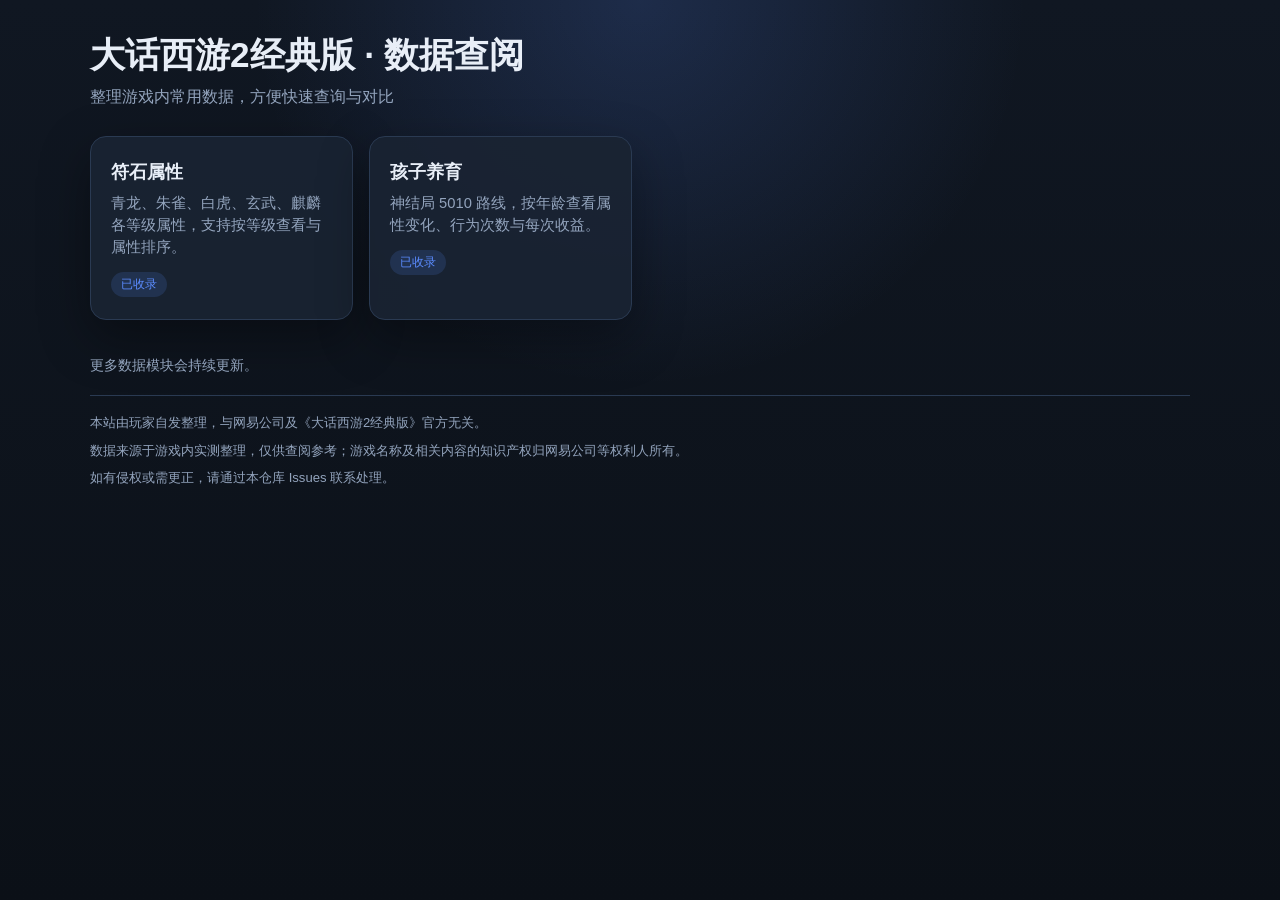
<file: index.html>
<!DOCTYPE html>
<html lang="zh-CN">
<head>
  <meta charset="UTF-8">
  <meta name="viewport" content="width=device-width, initial-scale=1.0">
  <title>大话西游2经典版 · 数据查阅</title>
  <link rel="stylesheet" href="assets/common.css">
  <link rel="stylesheet" href="assets/side-decor.css">
  <link rel="stylesheet" href="assets/home.css">
</head>
<body>
  <div class="page">
    <header class="header">
      <h1>大话西游2经典版 · 数据查阅</h1>
      <p class="subtitle">整理游戏内常用数据，方便快速查询与对比</p>
    </header>

    <nav class="catalog" aria-label="数据目录">
      <a class="catalog-card" href="fushi/">
        <h2>符石属性</h2>
        <p>青龙、朱雀、白虎、玄武、麒麟各等级属性，支持按等级查看与属性排序。</p>
        <span class="catalog-tag">已收录</span>
      </a>
      <a class="catalog-card" href="haizi/">
        <h2>孩子养育</h2>
        <p>神结局 5010 路线，按年龄查看属性变化、行为次数与每次收益。</p>
        <span class="catalog-tag">已收录</span>
      </a>
    </nav>

    <footer class="site-footer">
      <p>更多数据模块会持续更新。</p>
      <div class="disclaimer" role="note" aria-label="免责声明">
        <p>本站由玩家自发整理，与网易公司及《大话西游2经典版》官方无关。</p>
        <p>数据来源于游戏内实测整理，仅供查阅参考；游戏名称及相关内容的知识产权归网易公司等权利人所有。</p>
        <p>如有侵权或需更正，请通过本仓库 Issues 联系处理。</p>
      </div>
    </footer>
  </div>

  <div class="side-decor side-decor-left" aria-hidden="true">
    <img data-src="assets/images/decor-left.png" alt="" decoding="async" fetchpriority="low">
  </div>
  <div class="side-decor side-decor-right" aria-hidden="true">
    <img data-src="assets/images/decor-right.png" alt="" decoding="async" fetchpriority="low">
  </div>
  <script src="assets/side-decor.js" defer></script>
</body>
</html>
</file>
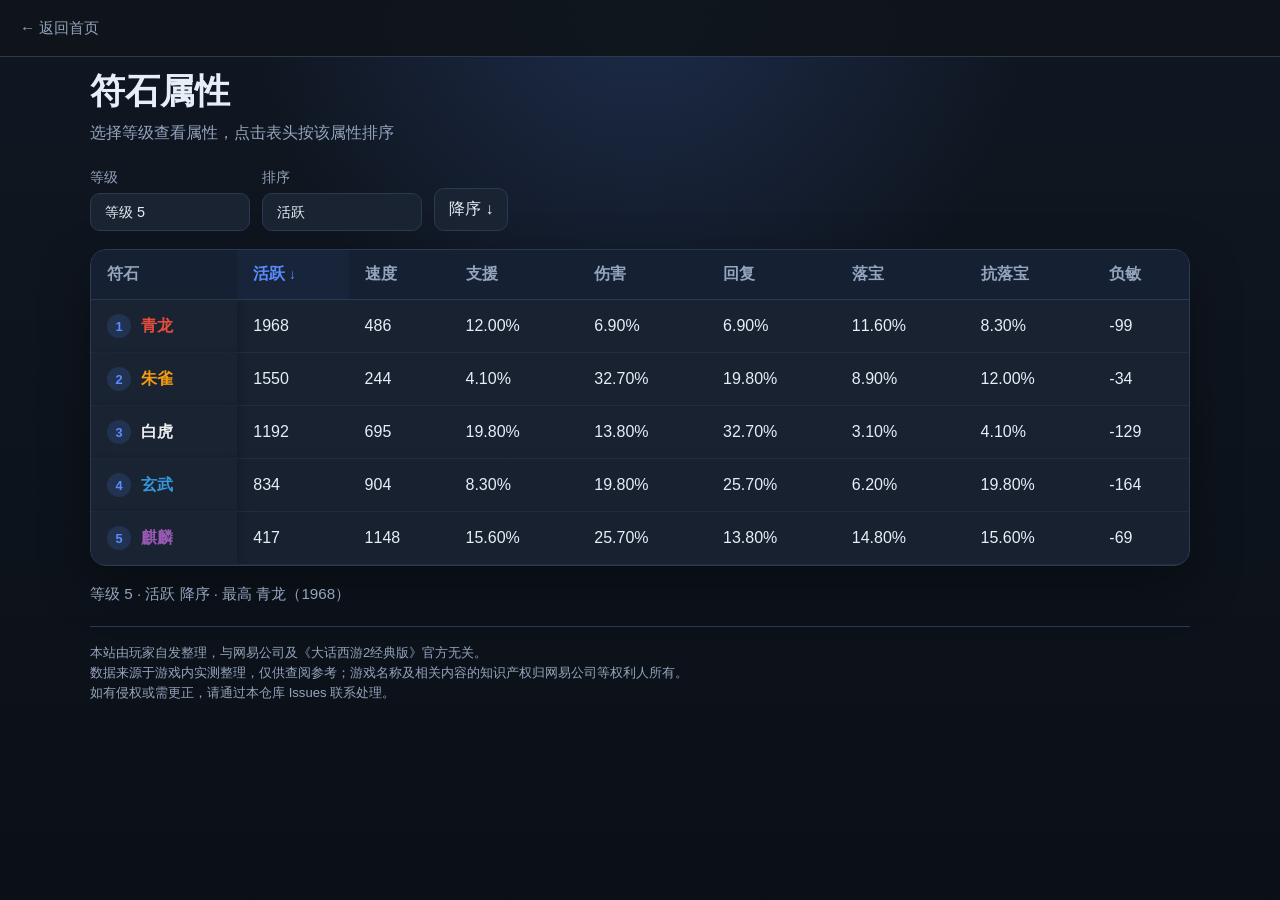
<file: fushi/index.html>
<!DOCTYPE html>
<html lang="zh-CN">
<head>
  <meta charset="UTF-8">
  <meta name="viewport" content="width=device-width, initial-scale=1.0">
  <title>符石属性 · 大话西游2经典版</title>
  <link rel="stylesheet" href="../assets/side-decor.css">
  <link rel="stylesheet" href="styles.css">
</head>
<body>
  <nav class="back-bar" aria-label="页面导航">
    <a class="back-link" href="../">← 返回首页</a>
  </nav>

  <div class="page page-with-back-bar">
    <header class="header">
      <h1>符石属性</h1>
      <p class="subtitle">选择等级查看属性，点击表头按该属性排序</p>
    </header>

    <section class="controls">
      <label class="control">
        <span>等级</span>
        <select id="levelSelect" aria-label="选择等级"></select>
      </label>

      <label class="control">
        <span>排序</span>
        <select id="sortSelect" aria-label="选择排序属性">
          <option value="name">符石名称</option>
          <option value="activity">活跃</option>
          <option value="speed">速度</option>
          <option value="support">支援</option>
          <option value="damage">伤害</option>
          <option value="recovery">回复</option>
          <option value="drop">落宝</option>
          <option value="dropResist">抗落宝</option>
          <option value="negativeAgility">负敏</option>
        </select>
      </label>

      <button id="sortOrderBtn" type="button" class="order-btn" aria-label="切换排序方向">
        降序 ↓
      </button>
    </section>

    <div class="desktop-only">
      <p class="scroll-hint" aria-hidden="true">左右滑动查看全部属性</p>
      <div class="table-wrap">
        <table id="statsTable">
          <thead>
            <tr>
              <th data-key="name">符石</th>
              <th data-key="activity">活跃</th>
              <th data-key="speed">速度</th>
              <th data-key="support">支援</th>
              <th data-key="damage">伤害</th>
              <th data-key="recovery">回复</th>
              <th data-key="drop">落宝</th>
              <th data-key="dropResist">抗落宝</th>
              <th data-key="negativeAgility">负敏</th>
            </tr>
          </thead>
          <tbody id="statsBody"></tbody>
        </table>
      </div>
    </div>

    <div id="statsCards" class="mobile-cards mobile-only" aria-label="符石属性列表"></div>

    <footer class="footer">
      <p id="summaryText"></p>
      <div class="disclaimer" role="note" aria-label="免责声明">
        <p>本站由玩家自发整理，与网易公司及《大话西游2经典版》官方无关。</p>
        <p>数据来源于游戏内实测整理，仅供查阅参考；游戏名称及相关内容的知识产权归网易公司等权利人所有。</p>
        <p>如有侵权或需更正，请通过本仓库 Issues 联系处理。</p>
      </div>
    </footer>
  </div>

  <div class="side-decor side-decor-left" aria-hidden="true">
    <img data-src="../assets/images/decor-left.png" alt="" decoding="async" fetchpriority="low">
  </div>
  <div class="side-decor side-decor-right" aria-hidden="true">
    <img data-src="../assets/images/decor-right.png" alt="" decoding="async" fetchpriority="low">
  </div>

  <script src="data.js"></script>
  <script src="app.js"></script>
  <script src="../assets/side-decor.js" defer></script>
</body>
</html>
</file>
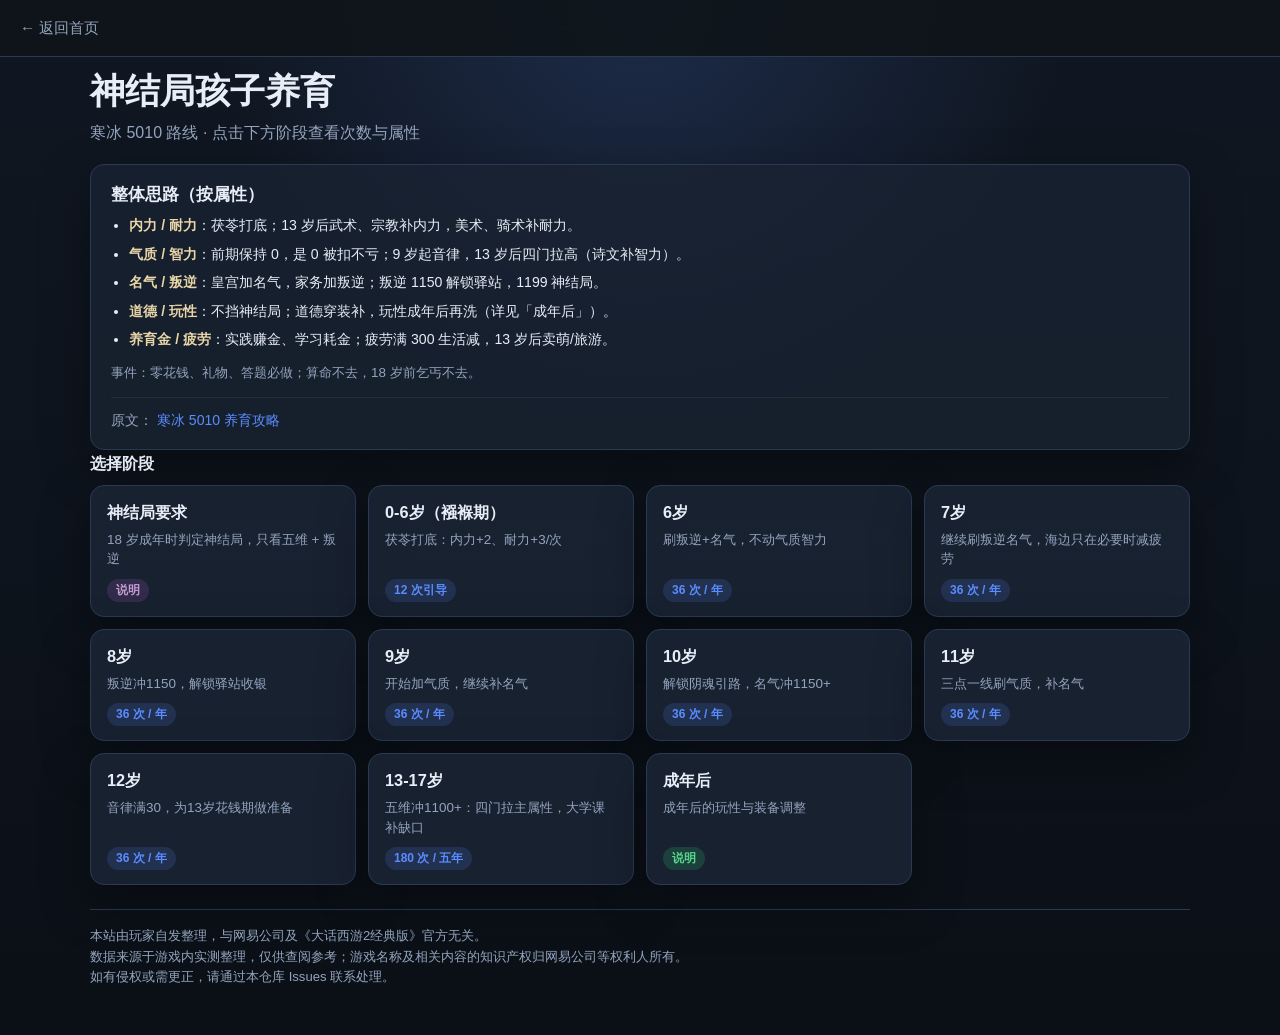
<file: haizi/index.html>
<!DOCTYPE html>
<html lang="zh-CN">
<head>
  <meta charset="UTF-8">
  <meta name="viewport" content="width=device-width, initial-scale=1.0">
  <title>孩子养育 · 大话西游2经典版</title>
  <link rel="stylesheet" href="../assets/side-decor.css">
  <link rel="stylesheet" href="styles.css">
</head>
<body>
  <nav class="back-bar" aria-label="页面导航">
    <a class="back-link" href="../">← 返回首页</a>
  </nav>

  <div class="page page-with-back-bar">
    <header class="header">
      <h1>神结局孩子养育</h1>
      <p class="subtitle">寒冰 5010 路线 · 点击下方阶段查看次数与属性</p>
    </header>

    <section class="strategy-guide strategy-guide-compact" aria-label="养育整体思路">
      <h2 class="strategy-title">整体思路（按属性）</h2>
      <ul class="strategy-attrs">
        <li><strong>内力 / 耐力</strong>：茯苓打底；13 岁后武术、宗教补内力，美术、骑术补耐力。</li>
        <li><strong>气质 / 智力</strong>：前期保持 0，是 0 被扣不亏；9 岁起音律，13 岁后四门拉高（诗文补智力）。</li>
        <li><strong>名气 / 叛逆</strong>：皇宫加名气，家务加叛逆；叛逆 1150 解锁驿站，1199 神结局。</li>
        <li><strong>道德 / 玩性</strong>：不挡神结局；道德穿装补，玩性成年后再洗（详见「成年后」）。</li>
        <li><strong>养育金 / 疲劳</strong>：实践赚金、学习耗金；疲劳满 300 生活减，13 岁后卖萌/旅游。</li>
      </ul>
      <p class="strategy-events">事件：零花钱、礼物、答题必做；算命不去，18 岁前乞丐不去。</p>
      <p class="strategy-source">
        原文：
        <a href="https://ds.163.com/article/6663f71d1a6e73507f314ef1/" target="_blank" rel="noopener noreferrer">寒冰 5010 养育攻略</a>
      </p>
    </section>

    <h2 class="section-title">选择阶段</h2>
    <nav id="ageList" class="age-list" aria-label="年龄阶段列表"></nav>

    <footer class="footer">
      <div class="disclaimer" role="note" aria-label="免责声明">
        <p>本站由玩家自发整理，与网易公司及《大话西游2经典版》官方无关。</p>
        <p>数据来源于游戏内实测整理，仅供查阅参考；游戏名称及相关内容的知识产权归网易公司等权利人所有。</p>
        <p>如有侵权或需更正，请通过本仓库 Issues 联系处理。</p>
      </div>
    </footer>
  </div>

  <div class="side-decor side-decor-left" aria-hidden="true">
    <img data-src="../assets/images/decor-left.png" alt="" decoding="async" fetchpriority="low">
  </div>
  <div class="side-decor side-decor-right" aria-hidden="true">
    <img data-src="../assets/images/decor-right.png" alt="" decoding="async" fetchpriority="low">
  </div>

  <script src="data.js"></script>
  <script src="index.js"></script>
  <script src="../assets/side-decor.js" defer></script>
</body>
</html>
</file>
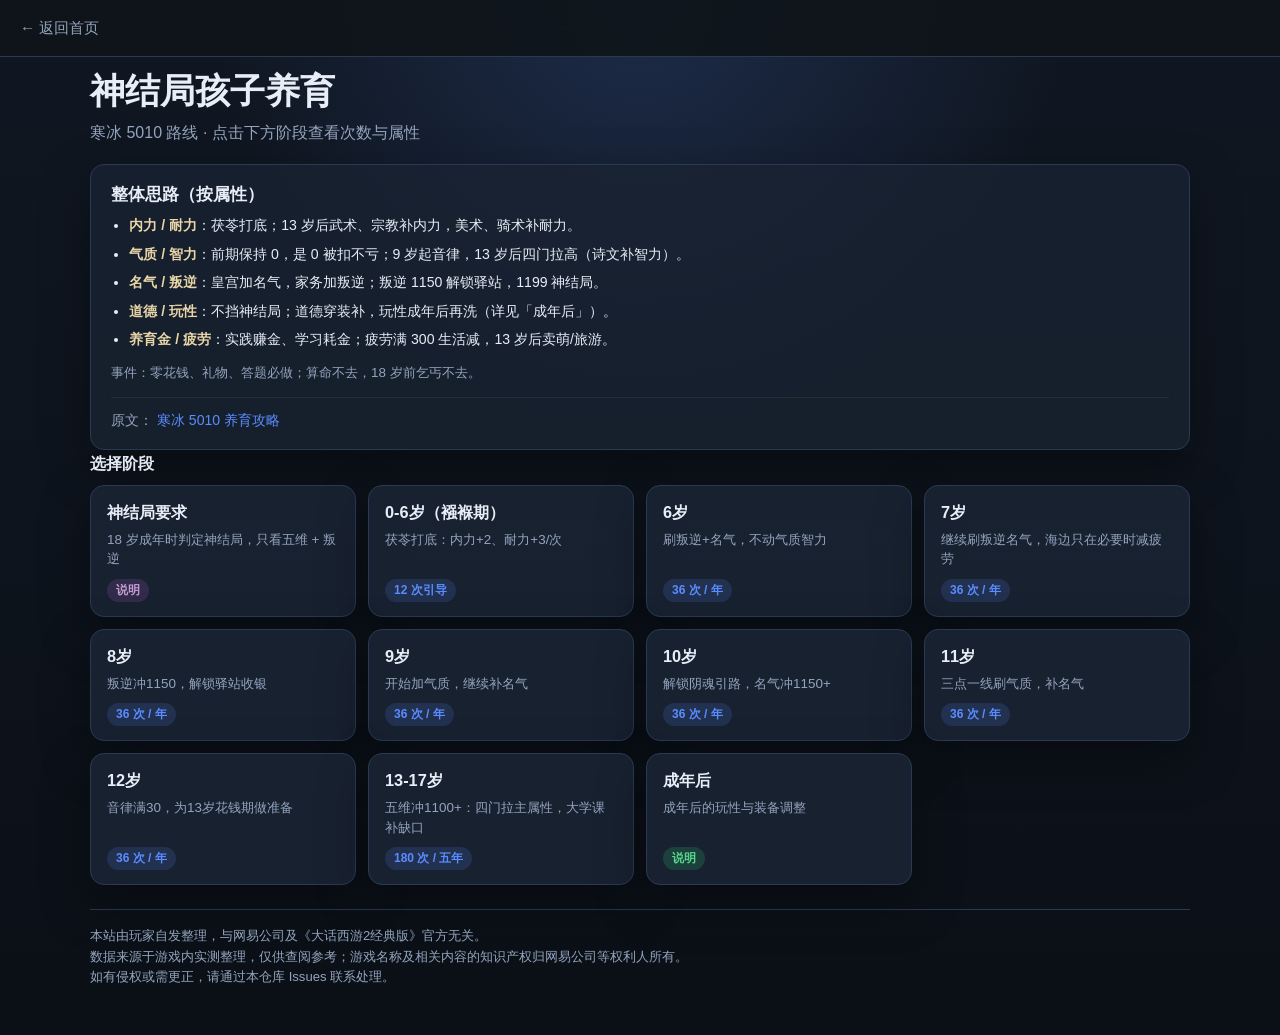
<file: haizi/stage.html>
<!DOCTYPE html>
<html lang="zh-CN">
<head>
  <meta charset="UTF-8">
  <meta name="viewport" content="width=device-width, initial-scale=1.0">
  <title>孩子养育 · 大话西游2经典版</title>
  <link rel="stylesheet" href="../assets/side-decor.css">
  <link rel="stylesheet" href="styles.css">
</head>
<body>
  <nav class="back-bar" aria-label="页面导航">
    <a class="back-link" href="index.html">← 返回目录</a>
  </nav>

  <div class="page page-with-back-bar">
    <header class="header stage-header">
      <h1 id="stageTitle">孩子养育</h1>
      <p id="stageSubtitle" class="subtitle"></p>
    </header>

    <nav id="stageNav" class="stage-nav" aria-label="阶段导航"></nav>

    <p id="goalText" class="goal-panel" aria-live="polite"></p>

    <p id="careerEval" class="career-eval" hidden></p>
    <p id="sourceText" class="source-note"></p>

    <section id="infoPanel" class="info-panel" hidden aria-label="说明"></section>

    <section id="attrsSection" class="attrs-section" aria-label="属性对比" hidden>
      <div id="startAttrsPanel" class="attrs-panel">
        <h2 id="startAttrsTitle">进入本岁时属性（攻略截图）</h2>
        <div id="startAttrs" class="attrs-grid"></div>
      </div>
      <div id="endAttrsPanel" class="attrs-panel">
        <h2 id="endAttrsTitle">离开本岁时属性（攻略截图）</h2>
        <div id="endAttrs" class="attrs-grid"></div>
      </div>
    </section>

    <div id="actionsDetail" hidden>
      <h2 id="actionsSectionTitle" class="section-title">本岁行为安排</h2>

      <div class="desktop-only actions-detail">
        <p class="scroll-hint" aria-hidden="true">左右滑动查看全部列</p>
        <div class="table-wrap">
          <table id="actionsTable">
            <thead>
              <tr>
                <th>行为</th>
                <th>类型</th>
                <th id="countHeader">本岁次数</th>
                <th>阶段前累计</th>
                <th>阶段后累计</th>
                <th>每次属性变化</th>
                <th>备注</th>
              </tr>
            </thead>
            <tbody id="actionsBody"></tbody>
          </table>
        </div>
      </div>

      <div id="actionsCards" class="mobile-cards mobile-only actions-detail" aria-label="行为列表"></div>
    </div>

    <footer class="footer">
      <p id="summaryText"></p>
      <p class="data-note">属性取自寒冰攻略截图/原文；带≈为约数。每次操作收益标注（浮动）的会在游戏内波动。</p>
      <div class="disclaimer" role="note" aria-label="免责声明">
        <p>本站由玩家自发整理，与网易公司及《大话西游2经典版》官方无关。</p>
        <p>数据来源于游戏内实测整理，仅供查阅参考；游戏名称及相关内容的知识产权归网易公司等权利人所有。</p>
        <p>如有侵权或需更正，请通过本仓库 Issues 联系处理。</p>
      </div>
    </footer>
  </div>

  <div class="side-decor side-decor-left" aria-hidden="true">
    <img data-src="../assets/images/decor-left.png" alt="" decoding="async" fetchpriority="low">
  </div>
  <div class="side-decor side-decor-right" aria-hidden="true">
    <img data-src="../assets/images/decor-right.png" alt="" decoding="async" fetchpriority="low">
  </div>

  <script src="data.js"></script>
  <script src="stage.js"></script>
  <script src="../assets/side-decor.js" defer></script>
</body>
</html>
</file>
<file: assets/common.css>
:root {
  --bg: #0f1419;
  --panel: #1a2332;
  --panel-border: #2a3a52;
  --text: #e8eef7;
  --muted: #93a4bd;
  --accent: #5b8cff;
  --accent-soft: rgba(91, 140, 255, 0.15);
  --row-hover: rgba(255, 255, 255, 0.04);
  --shadow: 0 18px 50px rgba(0, 0, 0, 0.35);
  --back-bar-body: 56px;
  --back-bar-gap: 12px;
}

* {
  box-sizing: border-box;
}

html {
  -webkit-text-size-adjust: 100%;
}

body {
  margin: 0;
  min-height: 100vh;
  min-height: 100dvh;
  font-family: "Segoe UI", "PingFang SC", "Microsoft YaHei", sans-serif;
  color: var(--text);
  background:
    radial-gradient(circle at top, rgba(91, 140, 255, 0.18), transparent 35%),
    linear-gradient(180deg, #101722 0%, #0b1017 100%);
}

.page {
  width: min(1100px, calc(100% - 32px));
  margin: 0 auto;
  padding: 32px 0 48px;
}

.header h1 {
  margin: 0 0 8px;
  font-size: clamp(1.6rem, 3vw, 2.2rem);
}

.subtitle {
  margin: 0;
  color: var(--muted);
}

.back-link {
  display: inline-flex;
  align-items: center;
  color: var(--muted);
  text-decoration: none;
  font-size: 0.95rem;
  transition: color 0.15s ease;
}

.back-link:hover {
  color: var(--accent);
}

@media (max-width: 768px) {
  :root {
    --back-bar-body: 64px;
    --back-bar-gap: 10px;
  }

  .page {
    width: 100%;
    padding:
      16px
      max(16px, env(safe-area-inset-right))
      max(28px, env(safe-area-inset-bottom))
      max(16px, env(safe-area-inset-left));
  }

  .header h1 {
    font-size: clamp(1.35rem, 6vw, 1.75rem);
    line-height: 1.35;
  }

  .subtitle {
    font-size: 0.9rem;
    line-height: 1.55;
  }
}

.disclaimer {
  margin-top: 20px;
  padding-top: 16px;
  border-top: 1px solid var(--panel-border);
  color: var(--muted);
  font-size: 0.82rem;
  line-height: 1.65;
}

.disclaimer p {
  margin: 0 0 0.45em;
}

.disclaimer p:last-child {
  margin-bottom: 0;
}
</file>
<file: assets/side-decor.css>
/* PC 宽屏两侧装饰，窄屏隐藏 */
.side-decor {
  display: none;
}

@media (min-width: 1320px) {
  .side-decor {
    display: flex;
    position: fixed;
    top: 0;
    bottom: 0;
    height: 100vh;
    height: 100dvh;
    width: calc((100vw - min(1100px, calc(100% - 32px))) / 2 - 12px);
    max-width: 340px;
    z-index: 0;
    pointer-events: none;
    overflow: hidden;
  }

  .side-decor-left {
    left: 0;
    padding-left: max(8px, env(safe-area-inset-left));
  }

  .side-decor-right {
    right: 0;
    padding-right: max(8px, env(safe-area-inset-right));
  }

  .side-decor img {
    display: block;
    width: 100%;
    height: 100%;
    object-fit: cover;
    opacity: 0.92;
    filter: drop-shadow(0 12px 32px rgba(0, 0, 0, 0.45));
  }

  .side-decor-left img {
    object-position: 75% center;
    -webkit-mask-image: linear-gradient(to right, #000 50%, transparent);
    mask-image: linear-gradient(to right, #000 50%, transparent);
  }

  .side-decor-right img {
    object-position: 25% center;
    -webkit-mask-image: linear-gradient(to left, #000 50%, transparent);
    mask-image: linear-gradient(to left, #000 50%, transparent);
  }

  .page {
    position: relative;
    z-index: 1;
  }
}
</file>
<file: assets/home.css>
.catalog {
  display: grid;
  grid-template-columns: repeat(auto-fill, minmax(260px, 1fr));
  gap: 16px;
  margin-top: 28px;
}

.catalog-card {
  display: block;
  padding: 22px 20px;
  border: 1px solid var(--panel-border);
  border-radius: 16px;
  background: rgba(26, 35, 50, 0.92);
  box-shadow: var(--shadow);
  color: inherit;
  text-decoration: none;
  transition: border-color 0.15s ease, transform 0.15s ease;
}

.catalog-card:hover {
  border-color: var(--accent);
  transform: translateY(-2px);
}

.catalog-card h2 {
  margin: 0 0 8px;
  font-size: 1.15rem;
}

.catalog-card p {
  margin: 0;
  color: var(--muted);
  font-size: 0.92rem;
  line-height: 1.5;
}

.catalog-tag {
  display: inline-block;
  margin-top: 14px;
  padding: 4px 10px;
  border-radius: 999px;
  background: var(--accent-soft);
  color: var(--accent);
  font-size: 0.78rem;
}

.site-footer {
  margin-top: 36px;
  color: var(--muted);
  font-size: 0.9rem;
}

@media (max-width: 768px) {
  .catalog {
    grid-template-columns: 1fr;
    gap: 12px;
    margin-top: 20px;
  }

  .catalog-card {
    padding: 18px 16px;
    border-radius: 14px;
  }

  .catalog-card:active {
    border-color: var(--accent);
    transform: none;
  }

  .catalog-card h2 {
    font-size: 1.08rem;
  }

  .site-footer {
    margin-top: 28px;
    font-size: 0.85rem;
    line-height: 1.5;
  }

  .site-footer .disclaimer {
    font-size: 0.78rem;
  }
}
</file>
<file: fushi/styles.css>
@import url("../assets/common.css");

.back-bar {
  position: fixed;
  top: 0;
  left: 0;
  right: 0;
  z-index: 100;
  display: flex;
  align-items: center;
  box-sizing: border-box;
  min-height: calc(env(safe-area-inset-top, 0px) + var(--back-bar-body));
  padding:
    calc(env(safe-area-inset-top, 0px) + 10px)
    max(16px, env(safe-area-inset-right))
    10px
    max(16px, env(safe-area-inset-left));
  background: rgba(15, 20, 25, 0.9);
  backdrop-filter: blur(12px);
  -webkit-backdrop-filter: blur(12px);
  border-bottom: 1px solid var(--panel-border);
}

.back-bar .back-link {
  min-height: 36px;
  padding: 0 4px;
}

.back-bar .back-link:active {
  color: var(--accent);
}

.page-with-back-bar {
  padding-top: calc(env(safe-area-inset-top, 0px) + var(--back-bar-body) + var(--back-bar-gap));
}

.desktop-only {
  display: block;
}

.mobile-only {
  display: none;
}

.controls {
  display: flex;
  flex-wrap: wrap;
  gap: 12px;
  margin: 24px 0 18px;
}

.control {
  display: flex;
  flex-direction: column;
  gap: 6px;
  min-width: 160px;
  color: var(--muted);
  font-size: 0.9rem;
}

.control select,
.order-btn {
  appearance: none;
  border: 1px solid var(--panel-border);
  border-radius: 10px;
  background: var(--panel);
  color: var(--text);
  padding: 10px 14px;
  font: inherit;
  touch-action: manipulation;
}

.order-btn {
  align-self: flex-end;
  cursor: pointer;
  transition: background 0.15s ease, border-color 0.15s ease;
}

.order-btn:hover,
.control select:hover {
  border-color: var(--accent);
}

.scroll-hint {
  display: none;
  margin: 0 0 8px;
  color: var(--muted);
  font-size: 0.82rem;
}

.table-wrap {
  overflow: auto;
  -webkit-overflow-scrolling: touch;
  border: 1px solid var(--panel-border);
  border-radius: 16px;
  background: rgba(26, 35, 50, 0.92);
  box-shadow: var(--shadow);
}

table {
  width: 100%;
  border-collapse: collapse;
  min-width: 860px;
}

th,
td {
  padding: 14px 16px;
  text-align: left;
  white-space: nowrap;
}

th {
  position: sticky;
  top: 0;
  z-index: 1;
  background: #162033;
  color: var(--muted);
  font-weight: 600;
  cursor: pointer;
  user-select: none;
  border-bottom: 1px solid var(--panel-border);
}

th:first-child,
td:first-child {
  position: sticky;
  left: 0;
  z-index: 2;
  background: #162033;
  box-shadow: 2px 0 8px rgba(0, 0, 0, 0.18);
}

td:first-child {
  background: rgba(26, 35, 50, 0.98);
  z-index: 1;
}

th:hover {
  color: var(--text);
}

th.sorted {
  color: var(--accent);
  background: #18243a;
}

th.sorted::after {
  content: " " attr(data-order);
  font-size: 0.85rem;
}

tbody tr {
  border-bottom: 1px solid rgba(255, 255, 255, 0.05);
}

tbody tr:hover {
  background: var(--row-hover);
}

.name-cell {
  display: flex;
  align-items: center;
  gap: 10px;
  font-weight: 600;
}

.rank {
  display: inline-flex;
  align-items: center;
  justify-content: center;
  width: 24px;
  height: 24px;
  border-radius: 999px;
  background: var(--accent-soft);
  color: var(--accent);
  font-size: 0.8rem;
  flex-shrink: 0;
}

.stone-name {
  color: var(--stone-color, var(--text));
}

.mobile-cards {
  gap: 12px;
}

.stat-card {
  border: 1px solid var(--panel-border);
  border-radius: 14px;
  background: rgba(26, 35, 50, 0.92);
  box-shadow: var(--shadow);
  overflow: hidden;
}

.stat-card-header {
  display: flex;
  align-items: center;
  gap: 10px;
  padding: 14px 16px;
  border-bottom: 1px solid rgba(255, 255, 255, 0.06);
  font-weight: 600;
}

.stat-grid {
  display: grid;
  grid-template-columns: 1fr 1fr;
  gap: 0;
}

.stat-item {
  display: flex;
  align-items: center;
  justify-content: space-between;
  gap: 8px;
  padding: 11px 14px;
  border-bottom: 1px solid rgba(255, 255, 255, 0.04);
}

.stat-item:nth-child(odd) {
  border-right: 1px solid rgba(255, 255, 255, 0.04);
}

.stat-item:nth-last-child(-n + 2) {
  border-bottom: none;
}

.stat-label {
  color: var(--muted);
  font-size: 0.82rem;
  font-weight: 500;
}

.stat-value {
  font-size: 0.92rem;
  font-weight: 600;
  text-align: right;
}

.stat-item.is-sorted {
  background: var(--accent-soft);
}

.stat-item.is-sorted .stat-label,
.stat-item.is-sorted .stat-value {
  color: var(--accent);
}

.footer {
  margin-top: 16px;
  color: var(--muted);
  font-size: 0.95rem;
}

.footer p {
  margin: 0;
  line-height: 1.55;
}

@media (max-width: 900px) and (min-width: 769px) {
  .scroll-hint {
    display: block;
  }
}

@media (max-width: 768px) {
  .back-bar .back-link {
    min-height: 44px;
  }

  .desktop-only {
    display: none;
  }

  .mobile-only.mobile-cards {
    display: grid;
  }

  .controls {
    display: grid;
    grid-template-columns: 1fr 1fr;
    gap: 10px;
    margin-top: 18px;
  }

  .control {
    min-width: 0;
  }

  .control select {
    width: 100%;
    min-height: 44px;
    font-size: 16px;
  }

  .order-btn {
    grid-column: 1 / -1;
    width: 100%;
    align-self: stretch;
    min-height: 44px;
  }

  .footer {
    font-size: 0.88rem;
  }

  .footer .disclaimer {
    font-size: 0.76rem;
  }
}

@media (max-width: 380px) {
  .stat-grid {
    grid-template-columns: 1fr;
  }

  .stat-item:nth-child(odd) {
    border-right: none;
  }

  .stat-item:not(:last-child) {
    border-bottom: 1px solid rgba(255, 255, 255, 0.04);
  }
}
</file>
<file: haizi/styles.css>
@import url("../assets/common.css");

.back-bar {
  position: fixed;
  top: 0;
  left: 0;
  right: 0;
  z-index: 100;
  display: flex;
  align-items: center;
  box-sizing: border-box;
  min-height: calc(env(safe-area-inset-top, 0px) + var(--back-bar-body));
  padding:
    calc(env(safe-area-inset-top, 0px) + 10px)
    max(16px, env(safe-area-inset-right))
    10px
    max(16px, env(safe-area-inset-left));
  background: rgba(15, 20, 25, 0.9);
  backdrop-filter: blur(12px);
  -webkit-backdrop-filter: blur(12px);
  border-bottom: 1px solid var(--panel-border);
}

.back-bar .back-link {
  min-height: 36px;
  padding: 0 4px;
}

.page-with-back-bar {
  padding-top: calc(env(safe-area-inset-top, 0px) + var(--back-bar-body) + var(--back-bar-gap));
}

.strategy-guide {
  margin: 20px 0 8px;
  padding: 18px 20px;
  border: 1px solid var(--panel-border);
  border-radius: 14px;
  background: rgba(26, 35, 50, 0.72);
  box-shadow: var(--shadow);
}

.strategy-title {
  margin: 0 0 8px;
  font-size: 1.05rem;
  color: var(--text);
}

.strategy-intro {
  margin: 0 0 12px;
  color: var(--muted);
  font-size: 0.9rem;
  line-height: 1.55;
}

.strategy-attrs {
  margin: 0;
  padding-left: 1.15rem;
  color: var(--text);
  font-size: 0.88rem;
  line-height: 1.6;
}

.strategy-attrs li + li {
  margin-top: 6px;
}

.strategy-attrs strong {
  color: #e8d5a8;
  font-weight: 600;
}

.strategy-events {
  margin: 12px 0 0;
  color: var(--muted);
  font-size: 0.84rem;
  line-height: 1.5;
}

.strategy-source {
  margin: 14px 0 0;
  padding-top: 12px;
  border-top: 1px solid rgba(255, 255, 255, 0.06);
  color: var(--muted);
  font-size: 0.88rem;
  line-height: 1.5;
}

.strategy-source a {
  color: var(--accent);
  text-decoration: none;
}

.strategy-source a:hover {
  text-decoration: underline;
}

.strategy-guide-compact {
  margin-bottom: 4px;
}

.strategy-guide-compact .strategy-intro {
  display: none;
}

.age-list {
  display: grid;
  grid-template-columns: repeat(auto-fill, minmax(220px, 1fr));
  gap: 12px;
  margin-bottom: 24px;
}

.age-card {
  display: flex;
  flex-direction: column;
  gap: 6px;
  padding: 16px 16px 14px;
  border: 1px solid var(--panel-border);
  border-radius: 14px;
  background: rgba(26, 35, 50, 0.92);
  box-shadow: var(--shadow);
  color: inherit;
  text-decoration: none;
  transition: border-color 0.15s ease, transform 0.15s ease;
}

.age-card:hover {
  border-color: var(--accent);
  transform: translateY(-2px);
}

.age-card-title {
  margin: 0;
  font-size: 1.02rem;
  color: var(--text);
}

.age-card-desc {
  margin: 0;
  flex: 1;
  color: var(--muted);
  font-size: 0.84rem;
  line-height: 1.45;
}

.age-card-tag {
  align-self: flex-start;
  margin-top: 4px;
  padding: 3px 9px;
  border-radius: 999px;
  background: var(--accent-soft);
  color: var(--accent);
  font-size: 0.75rem;
  font-weight: 600;
}

.age-card-requirements .age-card-tag {
  background: rgba(155, 89, 182, 0.2);
  color: #c39bd3;
}

.age-card-adulthood .age-card-tag {
  background: rgba(46, 204, 113, 0.18);
  color: #58d68d;
}

.stage-header {
  margin-bottom: 4px;
}

.stage-header .subtitle {
  margin-top: 6px;
}

.stage-nav {
  display: flex;
  align-items: center;
  gap: 6px;
  margin: 0 0 16px;
  padding: 8px 10px;
  border: 1px solid var(--panel-border);
  border-radius: 12px;
  background: rgba(26, 35, 50, 0.6);
  font-size: 0.88rem;
}

.stage-nav-link {
  color: var(--accent);
  text-decoration: none;
  min-width: 0;
}

.stage-nav-link:hover {
  text-decoration: underline;
}

.stage-nav-prev,
.stage-nav-next {
  flex: 1 1 0;
  min-width: 0;
  display: block;
  overflow: hidden;
  text-overflow: ellipsis;
  white-space: nowrap;
}

.stage-nav-prev {
  text-align: left;
}

.stage-nav-next {
  text-align: right;
}

.stage-nav-home {
  flex: 0 0 auto;
  padding: 6px 12px;
  border-radius: 8px;
  background: var(--accent-soft);
  font-weight: 600;
  white-space: nowrap;
}

.stage-nav-disabled.stage-nav-next {
  text-align: right;
}

.stage-nav-disabled {
  color: var(--muted);
  opacity: 0.35;
  pointer-events: none;
}

.goal-panel {
  margin-bottom: 18px;
  padding: 14px 16px;
  border: 1px solid var(--panel-border);
  border-radius: 12px;
  background: var(--accent-soft);
  color: var(--text);
  font-size: 0.92rem;
  line-height: 1.55;
}

.goal-panel strong {
  color: var(--accent);
}

.goal-hints {
  margin: 8px 0 0;
  padding-left: 1.15rem;
  color: var(--text);
  font-size: 0.88rem;
  line-height: 1.55;
}

.goal-hints li + li {
  margin-top: 4px;
}

.career-eval {
  margin: 0 0 8px;
  color: var(--accent);
  font-size: 0.92rem;
  font-weight: 600;
}

.source-note {
  margin: 0 0 14px;
  color: var(--muted);
  font-size: 0.82rem;
  line-height: 1.5;
}

.info-panel {
  margin-bottom: 20px;
  padding: 14px 16px;
  border: 1px solid var(--panel-border);
  border-radius: 14px;
  background: rgba(26, 35, 50, 0.92);
  box-shadow: var(--shadow);
}

.info-panel h2 {
  margin: 0 0 12px;
  font-size: 0.95rem;
  color: var(--muted);
  font-weight: 600;
}

.requirements-table {
  width: 100%;
  border-collapse: collapse;
  font-size: 0.88rem;
  min-width: 520px;
}

.requirements-cards {
  display: none;
  gap: 10px;
}

.req-card {
  padding: 12px 14px;
  border-radius: 10px;
  background: rgba(255, 255, 255, 0.03);
  border: 1px solid rgba(255, 255, 255, 0.05);
}

.req-card-head {
  display: flex;
  align-items: center;
  justify-content: space-between;
  gap: 10px;
  margin-bottom: 6px;
}

.req-card-label {
  font-weight: 600;
  color: var(--text);
}

.req-card-min {
  font-weight: 700;
  color: var(--accent);
  font-variant-numeric: tabular-nums;
  white-space: nowrap;
}

.req-card-note {
  margin: 0;
  color: var(--muted);
  font-size: 0.84rem;
  line-height: 1.45;
}

.requirements-table th,
.requirements-table td {
  padding: 10px 12px;
  text-align: left;
  border-bottom: 1px solid rgba(255, 255, 255, 0.06);
}

.requirements-table th {
  color: var(--muted);
  font-weight: 600;
  font-size: 0.82rem;
}

.requirements-table td.num {
  font-variant-numeric: tabular-nums;
  color: var(--accent);
}

.info-block {
  padding: 12px 14px;
  border-radius: 10px;
  background: rgba(255, 255, 255, 0.03);
  border: 1px solid rgba(255, 255, 255, 0.05);
}

.info-block + .info-block {
  margin-top: 10px;
}

.info-block h3 {
  margin: 0 0 8px;
  font-size: 0.88rem;
  color: var(--accent);
  font-weight: 600;
}

.info-block ul {
  margin: 0;
  padding-left: 1.15rem;
  font-size: 0.86rem;
  line-height: 1.55;
  color: var(--text);
}

.info-block li + li {
  margin-top: 4px;
}

.attrs-section {
  display: grid;
  grid-template-columns: 1fr 1fr;
  gap: 14px;
  margin-bottom: 20px;
}

.attrs-panel {
  border: 1px solid var(--panel-border);
  border-radius: 14px;
  background: rgba(26, 35, 50, 0.92);
  box-shadow: var(--shadow);
  overflow: hidden;
}

.attrs-panel h2 {
  margin: 0;
  padding: 12px 16px;
  font-size: 0.95rem;
  border-bottom: 1px solid rgba(255, 255, 255, 0.06);
  color: var(--muted);
  font-weight: 600;
}

.attrs-grid {
  display: grid;
  grid-template-columns: 1fr 1fr;
  gap: 0;
}

.attr-item {
  display: flex;
  align-items: center;
  justify-content: space-between;
  gap: 8px;
  padding: 10px 14px;
  border-bottom: 1px solid rgba(255, 255, 255, 0.04);
}

.attr-item:nth-child(odd) {
  border-right: 1px solid rgba(255, 255, 255, 0.04);
}

.attr-item:nth-last-child(-n + 2) {
  border-bottom: none;
}

.attr-label {
  color: var(--muted);
  font-size: 0.82rem;
}

.attr-value {
  font-weight: 600;
  font-size: 0.92rem;
}

.section-title {
  margin: 0 0 10px;
  font-size: 1rem;
  color: var(--text);
}

.desktop-only {
  display: block;
}

.mobile-only {
  display: none;
}

.scroll-hint {
  display: none;
  margin: 0 0 8px;
  color: var(--muted);
  font-size: 0.82rem;
}

.table-wrap {
  overflow: auto;
  -webkit-overflow-scrolling: touch;
  border: 1px solid var(--panel-border);
  border-radius: 16px;
  background: rgba(26, 35, 50, 0.92);
  box-shadow: var(--shadow);
}

table {
  width: 100%;
  border-collapse: collapse;
  min-width: 920px;
}

th,
td {
  padding: 12px 14px;
  text-align: left;
  vertical-align: top;
}

th {
  position: sticky;
  top: 0;
  z-index: 1;
  background: #162033;
  color: var(--muted);
  font-weight: 600;
  border-bottom: 1px solid var(--panel-border);
  white-space: nowrap;
}

tbody tr {
  border-bottom: 1px solid rgba(255, 255, 255, 0.05);
}

tbody tr:hover {
  background: var(--row-hover);
}

.action-name {
  display: block;
  font-weight: 600;
}

.action-scene {
  display: block;
  margin-top: 2px;
  color: var(--muted);
  font-size: 0.8rem;
}

.type-badge {
  display: inline-block;
  padding: 3px 8px;
  border-radius: 999px;
  font-size: 0.78rem;
  font-weight: 600;
}

.type-guide {
  background: rgba(155, 89, 182, 0.2);
  color: #c39bd3;
}

.type-life {
  background: rgba(46, 204, 113, 0.18);
  color: #58d68d;
}

.type-work {
  background: rgba(241, 196, 15, 0.18);
  color: #f4d03f;
}

.type-study {
  background: rgba(91, 140, 255, 0.2);
  color: var(--accent);
}

.num {
  text-align: center;
  font-variant-numeric: tabular-nums;
  white-space: nowrap;
}

.num.highlight {
  color: var(--accent);
  font-weight: 700;
}

.effect-cell {
  font-size: 0.88rem;
  line-height: 1.45;
  max-width: 220px;
}

.note-cell {
  color: var(--muted);
  font-size: 0.84rem;
  line-height: 1.45;
  max-width: 200px;
}

.mobile-cards {
  gap: 12px;
}

.action-card {
  border: 1px solid var(--panel-border);
  border-radius: 14px;
  background: rgba(26, 35, 50, 0.92);
  box-shadow: var(--shadow);
  padding: 14px 16px;
}

.action-card-header {
  display: flex;
  align-items: flex-start;
  justify-content: space-between;
  gap: 10px;
  margin-bottom: 10px;
}

.action-card-grid {
  display: grid;
  grid-template-columns: 1fr 1fr;
  gap: 8px;
  margin-bottom: 10px;
}

.action-stat {
  padding: 8px 10px;
  border-radius: 8px;
  background: rgba(255, 255, 255, 0.03);
}

.action-stat-label {
  display: block;
  color: var(--muted);
  font-size: 0.78rem;
}

.action-stat-value {
  font-size: 1.1rem;
  font-weight: 700;
}

.action-stat-value.highlight {
  color: var(--accent);
}

.action-effect {
  margin: 0 0 6px;
  font-size: 0.88rem;
  line-height: 1.45;
}

.action-note {
  margin: 0;
  color: var(--muted);
  font-size: 0.82rem;
  line-height: 1.45;
}

.footer {
  margin-top: 16px;
  color: var(--muted);
  font-size: 0.95rem;
}

.footer p {
  margin: 0;
  line-height: 1.55;
}

.data-note {
  margin-top: 8px !important;
  font-size: 0.84rem !important;
  color: var(--muted);
}

@media (max-width: 900px) and (min-width: 769px) {
  .scroll-hint {
    display: block;
  }
}

@media (max-width: 768px) {
  .back-bar .back-link {
    min-height: 44px;
  }

  .strategy-guide,
  .info-panel,
  .goal-panel {
    padding: 12px 14px;
  }

  .strategy-title {
    font-size: 1rem;
  }

  .strategy-attrs,
  .strategy-events,
  .strategy-source {
    font-size: 0.84rem;
  }

  .attrs-section {
    grid-template-columns: 1fr;
  }

  .attrs-panel h2 {
    font-size: 0.88rem;
    line-height: 1.4;
  }

  .desktop-only {
    display: none;
  }

  .mobile-only.mobile-cards,
  .mobile-only.requirements-cards {
    display: grid;
  }

  .age-list {
    grid-template-columns: 1fr;
  }

  .stage-nav {
    padding: 6px 8px;
    gap: 4px;
    font-size: 0.82rem;
  }

  .stage-nav-home {
    padding: 8px 14px;
    min-height: 36px;
    display: inline-flex;
    align-items: center;
    justify-content: center;
  }

  .stage-nav-prev,
  .stage-nav-next {
    min-height: 36px;
    line-height: 36px;
  }

  .attrs-grid {
    grid-template-columns: 1fr;
  }

  .attr-item:nth-child(odd) {
    border-right: none;
  }

  .attr-item:not(:last-child) {
    border-bottom: 1px solid rgba(255, 255, 255, 0.04);
  }

  .footer {
    font-size: 0.88rem;
  }

  .footer .disclaimer {
    font-size: 0.76rem;
  }

  .data-note {
    font-size: 0.8rem !important;
  }
}

@media (max-width: 380px) {
  .action-card-grid {
    grid-template-columns: 1fr;
  }
}

.empty-actions-note {
  margin: 0 0 1rem;
  padding: 0.75rem 1rem;
  border-radius: 8px;
  background: rgba(255, 255, 255, 0.04);
  color: rgba(255, 255, 255, 0.72);
  font-size: 0.9rem;
  line-height: 1.5;
}
</file>
